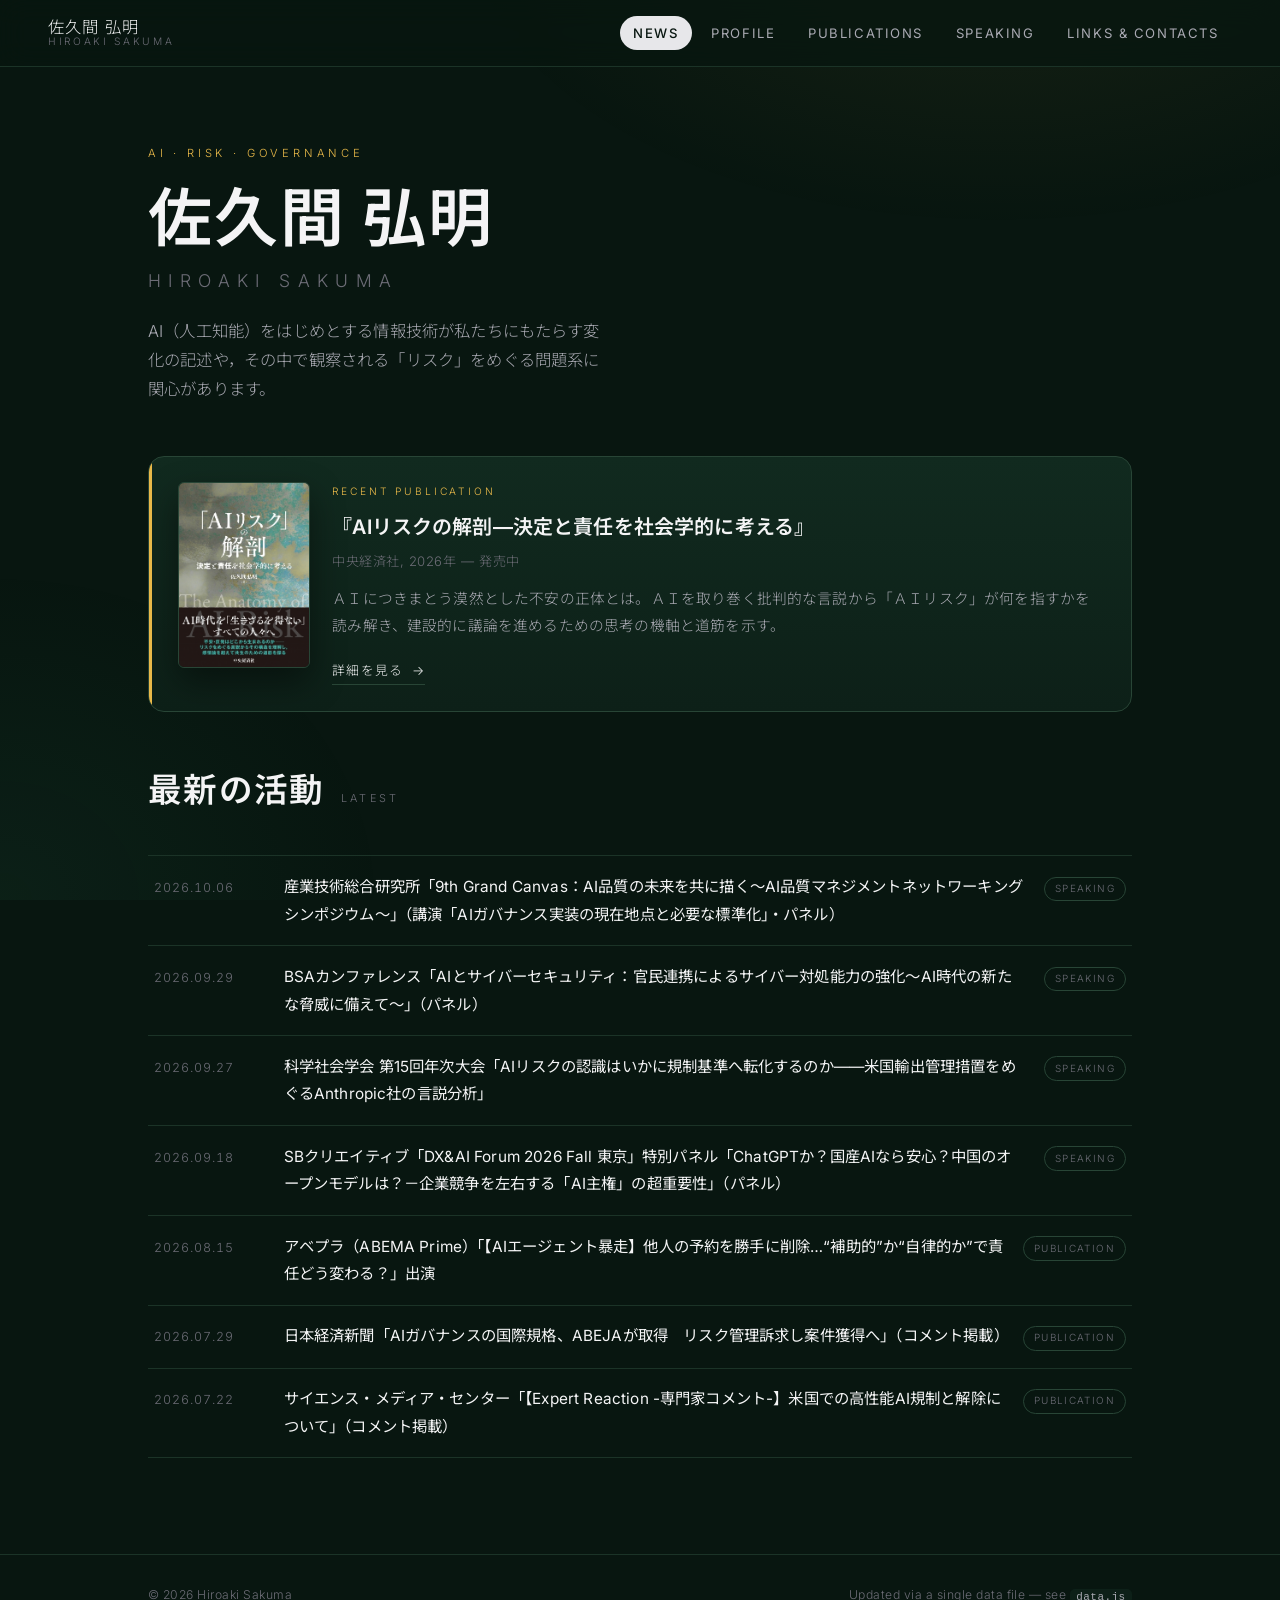
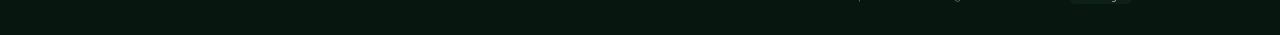
<file: index.html>
<!DOCTYPE html>
<html lang="ja">
<head>
<meta charset="UTF-8" />
<meta name="viewport" content="width=device-width, initial-scale=1.0" />
<title>佐久間 弘明 ｜ Hiroaki Sakuma</title>
<meta name="description" content="佐久間弘明（Hiroaki Sakuma）— AIをはじめとする情報技術が私たちにもたらす変化と「リスク」をめぐる問題に関心を持つ。AIガバナンス協会理事・事務局長。" />
<meta property="og:title" content="佐久間 弘明 ｜ Hiroaki Sakuma" />
<meta property="og:description" content="AIガバナンスと「リスク」をめぐる研究・実務・政策提言。" />
<meta property="og:type" content="profile" />
<link rel="icon" href="data:image/svg+xml,<svg xmlns='http://www.w3.org/2000/svg' viewBox='0 0 100 100'><text y='.9em' font-size='90'>🐁</text></svg>" />
<link rel="preconnect" href="https://fonts.googleapis.com" />
<link rel="preconnect" href="https://fonts.gstatic.com" crossorigin />
<link href="https://fonts.googleapis.com/css2?family=Inter:wght@300;400;500;600&family=Noto+Sans+JP:wght@300;400;500;700&display=swap" rel="stylesheet" />
<script>document.write('<link rel="stylesheet" href="styles.css?v=' + Date.now() + '">');</script>
</head>
<body>
  <div class="bg-grain" aria-hidden="true"></div>

  <header class="site-header">
    <a class="brand" href="#news" data-tab="news">
      <span class="brand-names">
        <span class="brand-ja">佐久間 弘明</span>
        <span class="brand-en">Hiroaki Sakuma</span>
      </span>
    </a>
    <nav class="tabs" id="tabs" aria-label="Sections">
      <button class="tab" data-tab="news">News</button>
      <button class="tab" data-tab="profile">Profile</button>
      <button class="tab" data-tab="publications">Publications</button>
      <button class="tab" data-tab="speaking">Speaking</button>
      <button class="tab" data-tab="links">Links &amp; Contacts</button>
    </nav>
    <button class="menu-toggle" id="menuToggle" aria-label="メニュー">
      <span></span><span></span><span></span>
    </button>
  </header>

  <main id="main">
    <!-- NEWS -->
    <section class="panel" id="news" data-panel="news"></section>
    <!-- PROFILE -->
    <section class="panel" id="profile" data-panel="profile"></section>
    <!-- PUBLICATIONS -->
    <section class="panel" id="publications" data-panel="publications"></section>
    <!-- SPEAKING -->
    <section class="panel" id="speaking" data-panel="speaking"></section>
    <!-- LINKS -->
    <section class="panel" id="links" data-panel="links"></section>
  </main>

  <footer class="site-footer">
    <div class="footer-inner">
      <span>© <span id="year"></span> Hiroaki Sakuma</span>
      <span class="footer-note">Updated via a single data file — see <code>data.js</code></span>
    </div>
  </footer>

  <script>
    // Cache-busting loader: always fetch the latest data and code so content
    // updates (e.g. via admin.html) appear immediately for every visitor.
    var _v = Date.now();
    document.write('<scr' + 'ipt src="data.js?v=' + _v + '"></scr' + 'ipt>');
    document.write('<scr' + 'ipt src="app.js?v=' + _v + '"></scr' + 'ipt>');
  </script>
</body>
</html>
</file>
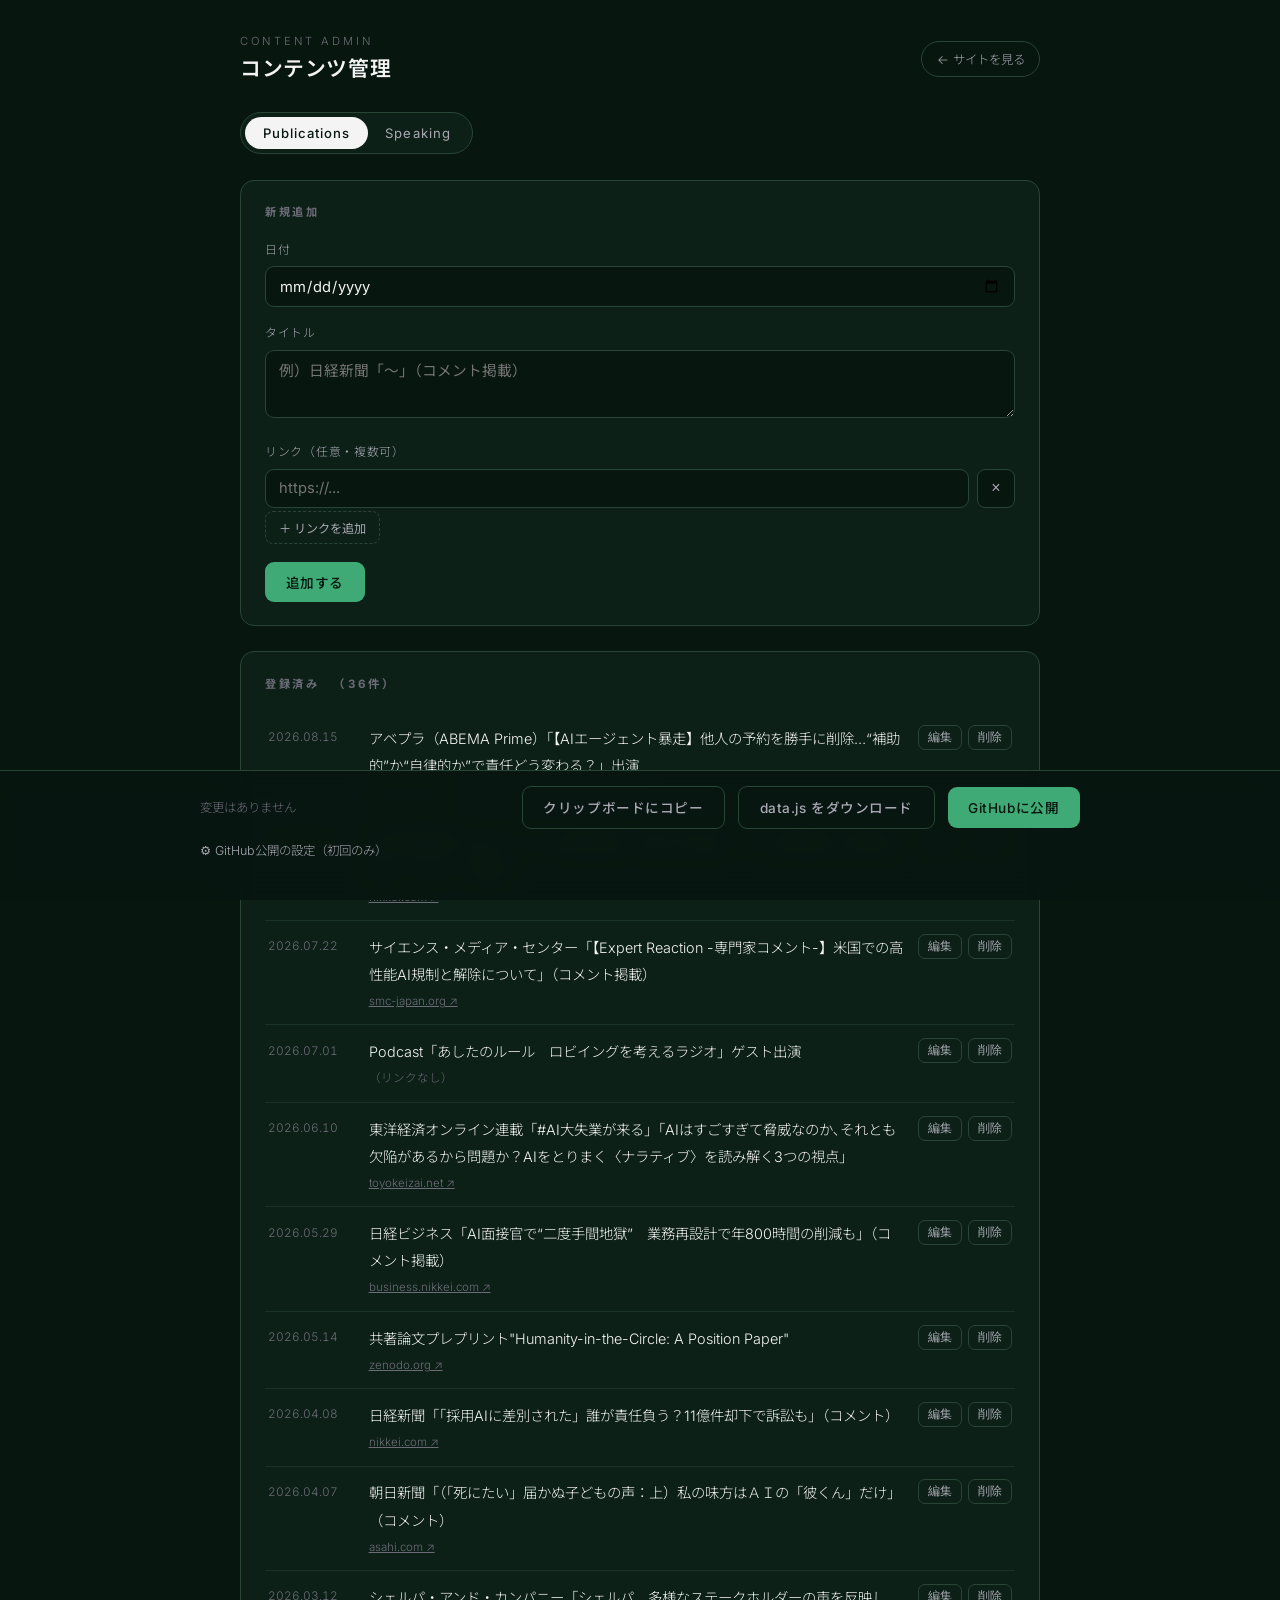
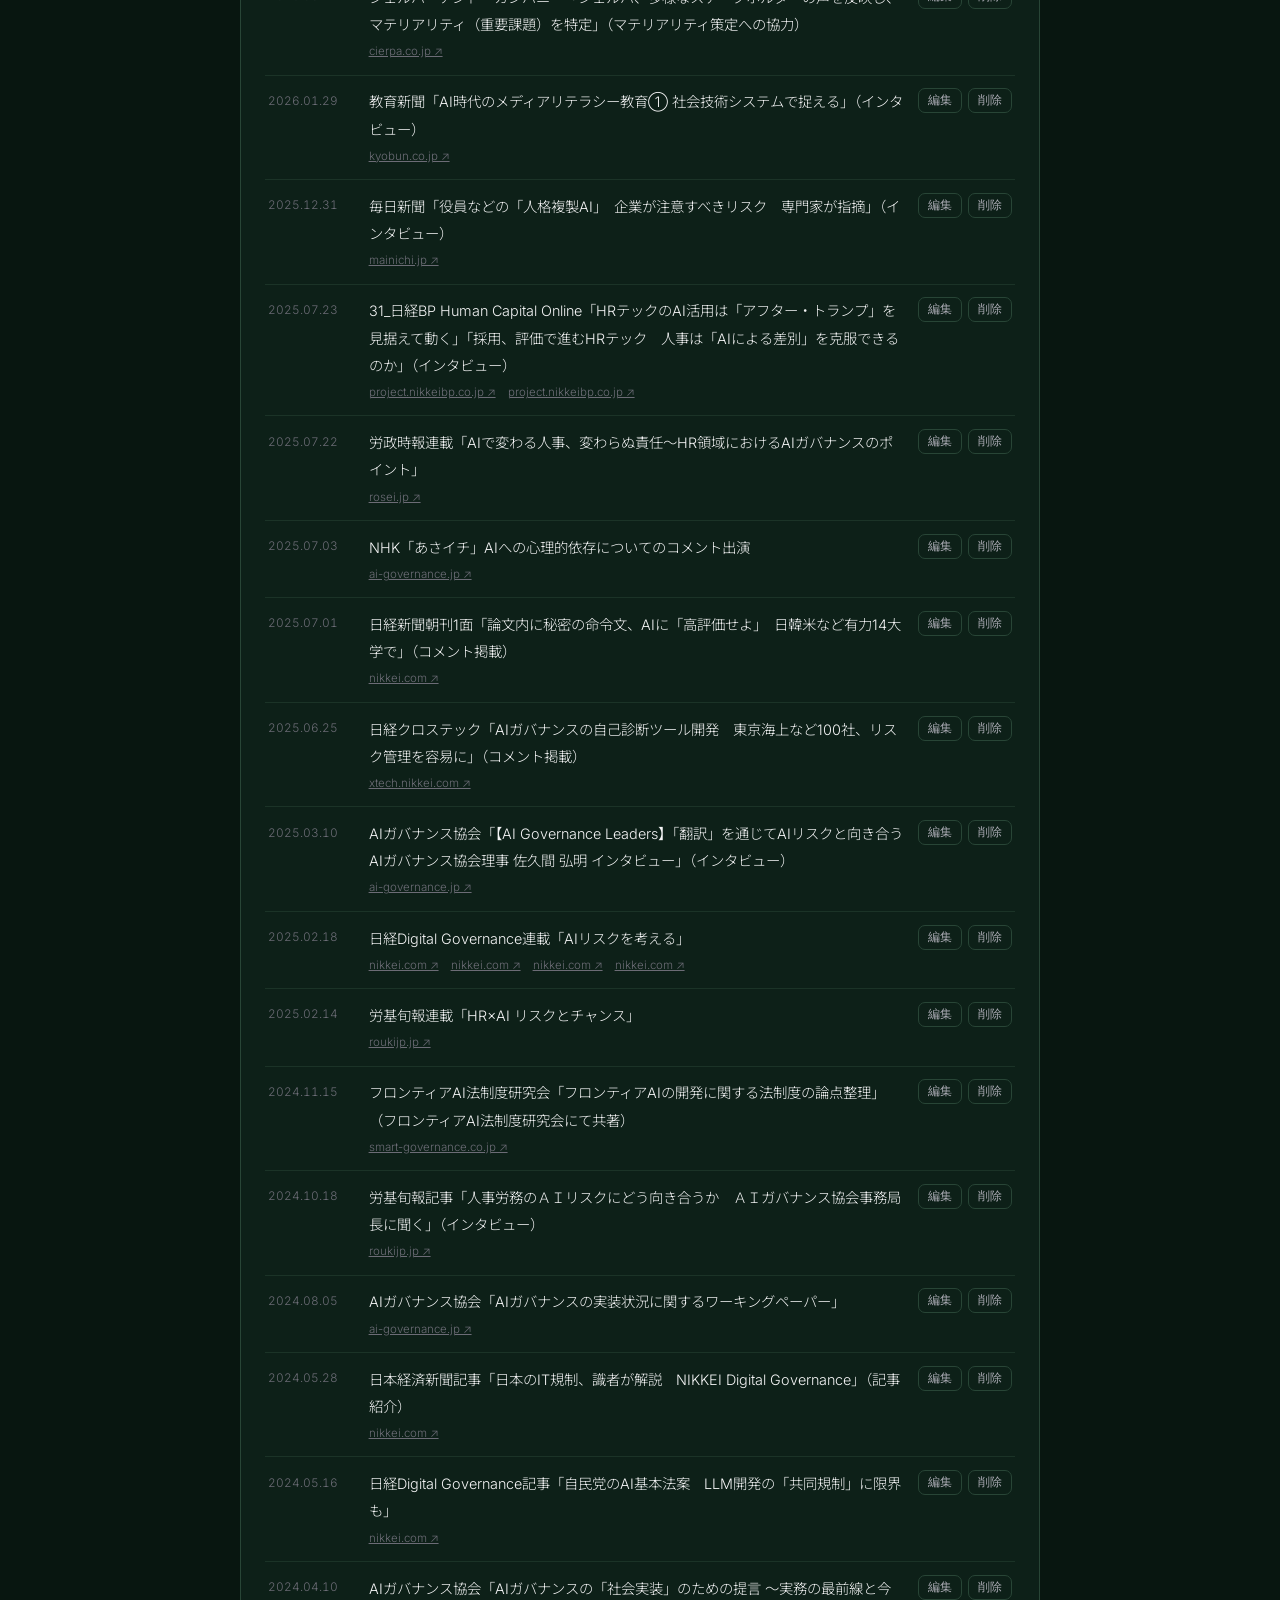
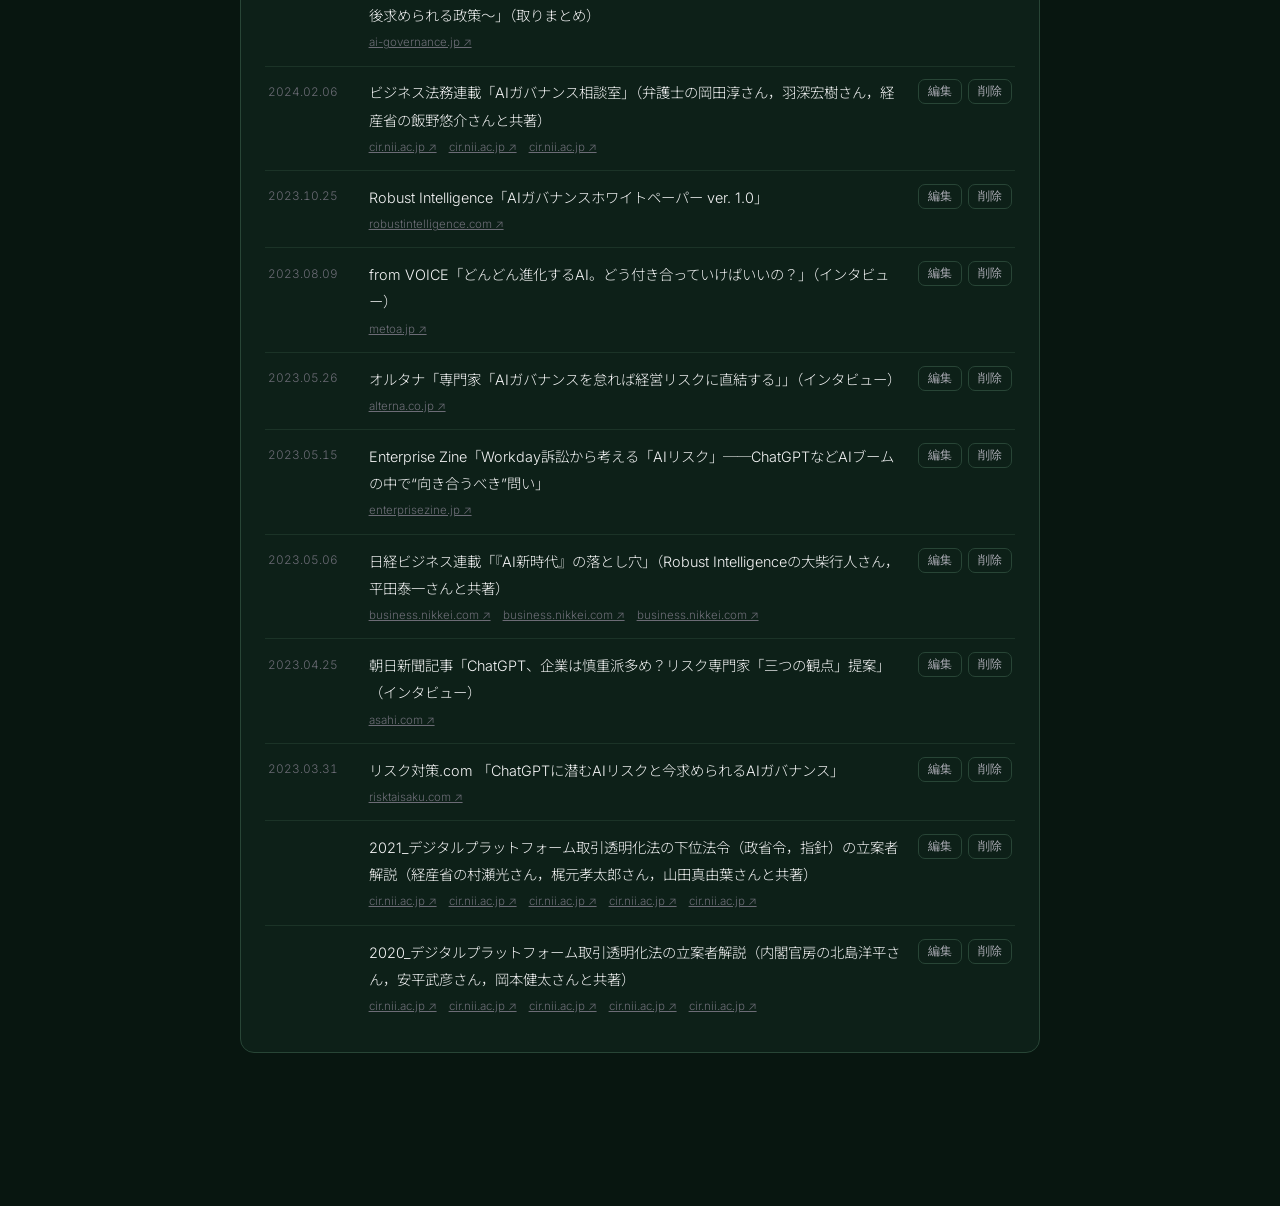
<file: admin.html>
<!DOCTYPE html>
<html lang="ja">
<head>
<meta charset="UTF-8" />
<meta name="viewport" content="width=device-width, initial-scale=1.0" />
<meta name="robots" content="noindex, nofollow" />
<title>コンテンツ管理 ｜ Hiroaki Sakuma</title>
<link rel="preconnect" href="https://fonts.googleapis.com" />
<link rel="preconnect" href="https://fonts.gstatic.com" crossorigin />
<link href="https://fonts.googleapis.com/css2?family=Inter:wght@300;400;500;600&family=Noto+Sans+JP:wght@300;400;500;700&display=swap" rel="stylesheet" />
<style>
  :root{
    --bg:#081610; --bg-soft:#0d2018; --bg-card:#112a1f; --line:#284536; --line-soft:#1b3327;
    --fg:#f4f4f5; --fg-dim:#a9a9b2; --fg-faint:#6c6c76; --accent:#e9b949; --green:#40aa76;
    --sans:"Inter","Noto Sans JP",system-ui,sans-serif;
    --ease:cubic-bezier(.22,.61,.36,1);
  }
  *{box-sizing:border-box;}
  body{margin:0;background:var(--bg);color:var(--fg);font-family:var(--sans);font-weight:300;line-height:1.7;-webkit-font-smoothing:antialiased;}
  a{color:inherit;}
  .wrap{max-width:880px;margin:0 auto;padding:2rem clamp(1rem,4vw,2.5rem) 8rem;}
  header.top{display:flex;align-items:center;justify-content:space-between;gap:1rem;flex-wrap:wrap;margin-bottom:1.6rem;}
  header.top h1{font-size:1.3rem;font-weight:600;margin:0;letter-spacing:.03em;}
  header.top .sub{font-size:.7rem;letter-spacing:.26em;text-transform:uppercase;color:var(--fg-faint);}
  .back{font-size:.78rem;color:var(--fg-dim);border:1px solid var(--line);border-radius:999px;padding:.4rem .9rem;text-decoration:none;transition:.25s var(--ease);}
  .back:hover{border-color:var(--green);color:var(--fg);}

  .seg{display:inline-flex;background:var(--bg-soft);border:1px solid var(--line);border-radius:999px;padding:.25rem;margin-bottom:1.6rem;}
  .seg button{appearance:none;background:none;border:0;color:var(--fg-dim);cursor:pointer;font-family:var(--sans);font-size:.82rem;letter-spacing:.08em;padding:.5rem 1.1rem;border-radius:999px;transition:.25s var(--ease);}
  .seg button.active{background:var(--fg);color:var(--bg);font-weight:500;}

  .card{background:var(--bg-soft);border:1px solid var(--line);border-radius:14px;padding:1.4rem 1.5rem;margin-bottom:1.6rem;}
  .card h2{font-size:.7rem;letter-spacing:.24em;text-transform:uppercase;color:var(--fg-faint);margin:0 0 1.1rem;}
  label{display:block;font-size:.74rem;letter-spacing:.06em;color:var(--fg-dim);margin:0 0 .4rem;}
  input[type=text],input[type=date],input[type=url],input[type=password],textarea{
    width:100%;background:var(--bg);border:1px solid var(--line);border-radius:9px;color:var(--fg);
    font-family:var(--sans);font-size:.92rem;padding:.6rem .8rem;transition:border-color .25s var(--ease);
  }
  input:focus,textarea:focus{outline:none;border-color:var(--green);}
  textarea{resize:vertical;min-height:60px;line-height:1.6;}
  .field{margin-bottom:1rem;}
  .links-list{display:flex;flex-direction:column;gap:.55rem;}
  .link-row{display:flex;gap:.5rem;}
  .link-row input{flex:1;}
  .icon-btn{appearance:none;background:var(--bg);border:1px solid var(--line);color:var(--fg-dim);cursor:pointer;border-radius:8px;width:38px;flex:0 0 38px;font-size:1rem;transition:.25s var(--ease);}
  .icon-btn:hover{border-color:#a14a4a;color:#e88;}
  .add-link{align-self:flex-start;background:none;border:1px dashed var(--line);color:var(--fg-dim);cursor:pointer;font-family:var(--sans);font-size:.76rem;padding:.4rem .8rem;border-radius:8px;margin-top:.2rem;transition:.25s var(--ease);}
  .add-link:hover{border-color:var(--green);color:var(--fg);}

  .row-actions{display:flex;gap:.7rem;align-items:center;margin-top:1.1rem;flex-wrap:wrap;}
  .btn{appearance:none;border:0;cursor:pointer;font-family:var(--sans);font-size:.85rem;font-weight:500;letter-spacing:.04em;padding:.65rem 1.3rem;border-radius:9px;transition:.25s var(--ease);}
  .btn-primary{background:var(--green);color:#03150c;}
  .btn-primary:hover{filter:brightness(1.08);}
  .btn-ghost{background:none;border:1px solid var(--line);color:var(--fg-dim);}
  .btn-ghost:hover{border-color:var(--fg-faint);color:var(--fg);}
  .editing-note{font-size:.76rem;color:var(--accent);}

  .list{list-style:none;padding:0;margin:0;}
  .list li{display:grid;grid-template-columns:86px 1fr auto;gap:.9rem;align-items:start;padding:.8rem .2rem;border-top:1px solid var(--line-soft);}
  .list li:first-child{border-top:0;}
  .li-date{font-size:.74rem;color:var(--fg-faint);font-variant-numeric:tabular-nums;padding-top:.15rem;}
  .li-title{font-size:.9rem;color:var(--fg);}
  .li-links{margin-top:.25rem;font-size:.72rem;color:var(--fg-faint);word-break:break-all;}
  .li-actions{display:flex;gap:.4rem;}
  .li-actions button{appearance:none;background:none;border:1px solid var(--line);color:var(--fg-dim);cursor:pointer;font-size:.72rem;padding:.25rem .55rem;border-radius:7px;transition:.2s var(--ease);}
  .li-actions button:hover{border-color:var(--green);color:var(--fg);}
  .li-actions button.del:hover{border-color:#a14a4a;color:#e88;}
  .count{font-size:.72rem;color:var(--fg-faint);margin-left:.5rem;}

  /* save bar */
  .savebar{position:fixed;left:0;right:0;bottom:0;background:rgba(8,22,16,.94);backdrop-filter:blur(12px);border-top:1px solid var(--line);padding:.9rem clamp(1rem,4vw,2.5rem);z-index:20;}
  .savebar-inner{max-width:880px;margin:0 auto;display:flex;align-items:center;gap:.8rem;flex-wrap:wrap;}
  .dirty{font-size:.78rem;color:var(--accent);margin-right:auto;}
  .dirty.clean{color:var(--fg-faint);}
  details.gh{margin-top:0;}
  details.gh summary{cursor:pointer;font-size:.78rem;color:var(--fg-dim);list-style:none;}
  details.gh summary::-webkit-details-marker{display:none;}
  .gh-body{margin-top:.8rem;padding:1rem;border:1px solid var(--line);border-radius:10px;background:var(--bg-soft);}
  .gh-body p{font-size:.76rem;color:var(--fg-dim);margin:.2rem 0 .8rem;}
  .gh-body a{color:var(--green);}
  .status{font-size:.78rem;margin-top:.6rem;min-height:1.2em;}
  .status.ok{color:var(--green);} .status.err{color:#e88;} .status.busy{color:var(--accent);}
  code{background:var(--bg);padding:.1rem .4rem;border-radius:5px;font-size:.85em;color:var(--fg-dim);}
  .toast{position:fixed;bottom:5.2rem;left:50%;transform:translateX(-50%);background:var(--bg-card);border:1px solid var(--green);color:var(--fg);font-size:.82rem;padding:.6rem 1.1rem;border-radius:10px;opacity:0;pointer-events:none;transition:opacity .3s var(--ease);z-index:30;}
  .toast.show{opacity:1;}
  @media(max-width:560px){ .list li{grid-template-columns:1fr;} .li-date{order:-1;} }
</style>
</head>
<body>
  <div class="wrap">
    <header class="top">
      <div>
        <div class="sub">Content Admin</div>
        <h1>コンテンツ管理</h1>
      </div>
      <a class="back" href="index.html">← サイトを見る</a>
    </header>

    <div class="seg" id="seg">
      <button data-cat="publications" class="active">Publications</button>
      <button data-cat="speaking">Speaking</button>
    </div>

    <div class="card">
      <h2 id="formTitle">新規追加</h2>
      <div class="field">
        <label for="f-date">日付</label>
        <input type="date" id="f-date" />
      </div>
      <div class="field">
        <label for="f-title">タイトル</label>
        <textarea id="f-title" placeholder="例）日経新聞「〜」（コメント掲載）"></textarea>
      </div>
      <div class="field">
        <label>リンク（任意・複数可）</label>
        <div class="links-list" id="links-list"></div>
        <button type="button" class="add-link" id="addLink">＋ リンクを追加</button>
      </div>
      <div class="row-actions">
        <button class="btn btn-primary" id="saveEntry">追加する</button>
        <button class="btn btn-ghost" id="cancelEdit" style="display:none;">キャンセル</button>
        <span class="editing-note" id="editingNote"></span>
      </div>
    </div>

    <div class="card">
      <h2>登録済み <span class="count" id="listCount"></span></h2>
      <ul class="list" id="list"></ul>
    </div>
  </div>

  <div class="savebar">
    <div class="savebar-inner">
      <span class="dirty clean" id="dirty">変更はありません</span>
      <button class="btn btn-ghost" id="copyBtn">クリップボードにコピー</button>
      <button class="btn btn-ghost" id="downloadBtn">data.js をダウンロード</button>
      <button class="btn btn-primary" id="publishBtn">GitHubに公開</button>
    </div>
    <div class="savebar-inner" style="margin-top:.7rem;">
      <details class="gh" id="ghDetails">
        <summary>⚙ GitHub公開の設定（初回のみ）</summary>
        <div class="gh-body">
          <p>
            GitHubの<a href="https://github.com/settings/tokens?type=beta" target="_blank" rel="noopener">Fine-grained Personal Access Token</a>を発行し、
            対象リポジトリ <code>hiroakisakuma1996-gif.github.io</code> の <b>Contents: Read and write</b> 権限を付与して貼り付けてください。
            トークンはこのブラウザ内（localStorage）にのみ保存され、外部には送信されません（GitHub APIのみ）。
          </p>
          <div class="field" style="margin-bottom:.6rem;">
            <label for="f-token">アクセストークン</label>
            <input type="password" id="f-token" placeholder="github_pat_..." autocomplete="off" />
          </div>
          <button class="btn btn-ghost" id="saveToken">トークンを保存</button>
          <span class="status" id="tokenStatus"></span>
        </div>
      </details>
    </div>
    <div class="savebar-inner"><span class="status" id="pubStatus"></span></div>
  </div>

  <div class="toast" id="toast"></div>

  <script src="data.js"></script>
  <script>
  (function(){
    "use strict";
    const REPO={owner:"hiroakisakuma1996-gif",name:"hiroakisakuma1996-gif.github.io",branch:"main",path:"data.js"};
    const $=(s)=>document.querySelector(s);
    const data=JSON.parse(JSON.stringify(window.SITE_DATA||{}));
    if(!Array.isArray(data.publications))data.publications=[];
    if(!Array.isArray(data.speaking))data.speaking=[];
    let cat="publications";
    let editIndex=null;     // index in data[cat] when editing
    let dirty=false;

    /* ---- helpers ---- */
    const dot=(iso)=> iso? iso.replace(/-/g,".") : "";
    const esc=(s)=>String(s==null?"":s).replace(/[&<>"]/g,(c)=>({"&":"&amp;","<":"&lt;",">":"&gt;",'"':"&quot;"}[c]));
    const hostOf=(u)=>{try{return new URL(u).hostname.replace(/^www\./,"");}catch(e){return u;}};
    function setDirty(v){ dirty=v; const d=$("#dirty"); if(v){d.textContent="● 未保存の変更があります"; d.classList.remove("clean");} else {d.textContent="変更はありません"; d.classList.add("clean");} }
    function toast(msg){ const t=$("#toast"); t.textContent=msg; t.classList.add("show"); setTimeout(()=>t.classList.remove("show"),1900); }

    /* ---- link inputs ---- */
    function addLinkRow(val){
      const row=document.createElement("div"); row.className="link-row";
      const inp=document.createElement("input"); inp.type="url"; inp.placeholder="https://..."; inp.value=val||"";
      const del=document.createElement("button"); del.type="button"; del.className="icon-btn"; del.textContent="×"; del.title="削除";
      del.onclick=()=>row.remove();
      row.appendChild(inp); row.appendChild(del);
      $("#links-list").appendChild(row);
    }
    function getLinks(){ return Array.from(document.querySelectorAll("#links-list input")).map(i=>i.value.trim()).filter(Boolean); }
    function resetLinks(arr){ $("#links-list").innerHTML=""; (arr&&arr.length?arr:[""]).forEach(v=>addLinkRow(v)); }

    /* ---- form ---- */
    function resetForm(){
      editIndex=null;
      $("#f-date").value=""; $("#f-title").value=""; resetLinks([]);
      $("#formTitle").textContent="新規追加";
      $("#saveEntry").textContent="追加する";
      $("#cancelEdit").style.display="none";
      $("#editingNote").textContent="";
    }
    function loadForEdit(idx){
      const e=data[cat][idx]; if(!e)return;
      editIndex=idx;
      $("#f-date").value=e.date||"";
      $("#f-title").value=e.title||"";
      resetLinks(e.links||[]);
      $("#formTitle").textContent="編集";
      $("#saveEntry").textContent="更新する";
      $("#cancelEdit").style.display="";
      $("#editingNote").textContent="既存の項目を編集中";
      window.scrollTo({top:0,behavior:"smooth"});
    }
    function saveEntry(){
      const date=$("#f-date").value.trim();
      const title=$("#f-title").value.trim();
      const links=getLinks();
      if(!date){ toast("日付を入力してください"); return; }
      if(!title){ toast("タイトルを入力してください"); return; }
      const entry={ date, rawtitle: dot(date)+"_"+title, title, links, subs: (editIndex!=null&&data[cat][editIndex].subs)||[] };
      if(editIndex!=null){ data[cat][editIndex]=entry; }
      else { data[cat].unshift(entry); }
      setDirty(true); resetForm(); render();
      toast(editIndex!=null?"更新しました":"追加しました（未公開）");
    }
    function delEntry(idx){
      const e=data[cat][idx]; if(!e)return;
      if(!confirm("削除しますか？\n\n"+e.date+"  "+e.title)) return;
      data[cat].splice(idx,1); setDirty(true);
      if(editIndex===idx) resetForm();
      render();
    }

    /* ---- list ---- */
    function render(){
      const arr=data[cat].map((e,i)=>({e,i})).sort((a,b)=>((a.e.date||"")<(b.e.date||"")?1:-1));
      $("#listCount").textContent="（"+arr.length+"件）";
      const ul=$("#list"); ul.innerHTML="";
      arr.forEach(({e,i})=>{
        const li=document.createElement("li");
        const links=(e.links||[]).map(l=>`<a href="${esc(l)}" target="_blank" rel="noopener">${esc(hostOf(l))} ↗</a>`).join("　");
        li.innerHTML=`
          <span class="li-date">${esc(dot(e.date))}</span>
          <span><span class="li-title">${esc(e.title)}</span>${links?`<div class="li-links">${links}</div>`:`<div class="li-links">（リンクなし）</div>`}</span>
          <span class="li-actions"><button data-edit="${i}">編集</button><button class="del" data-del="${i}">削除</button></span>`;
        ul.appendChild(li);
      });
    }

    /* ---- serialize / export ---- */
    function serialize(){ return "window.SITE_DATA = "+JSON.stringify(data,null,2)+";\n"; }
    function download(){
      const blob=new Blob([serialize()],{type:"text/javascript"});
      const a=document.createElement("a"); a.href=URL.createObjectURL(blob); a.download="data.js";
      document.body.appendChild(a); a.click(); a.remove(); URL.revokeObjectURL(a.href);
      toast("data.js をダウンロードしました");
    }
    async function copy(){
      try{ await navigator.clipboard.writeText(serialize()); toast("クリップボードにコピーしました"); }
      catch(e){ toast("コピーに失敗しました"); }
    }

    /* ---- GitHub publish ---- */
    function utf8ToBase64(str){
      const bytes=new TextEncoder().encode(str); let bin=""; const ch=0x8000;
      for(let i=0;i<bytes.length;i+=ch){ bin+=String.fromCharCode.apply(null,bytes.subarray(i,i+ch)); }
      return btoa(bin);
    }
    async function publish(){
      const token=localStorage.getItem("gh_token");
      const st=$("#pubStatus");
      if(!token){ $("#ghDetails").open=true; st.className="status err"; st.textContent="先に GitHubトークンを設定してください。"; return; }
      const api=`https://api.github.com/repos/${REPO.owner}/${REPO.name}/contents/${REPO.path}`;
      const headers={Authorization:"Bearer "+token,Accept:"application/vnd.github+json","Content-Type":"application/json"};
      st.className="status busy"; st.textContent="公開中…";
      try{
        const g=await fetch(api+"?ref="+REPO.branch,{headers});
        if(!g.ok) throw new Error("取得失敗 ("+g.status+"). トークン権限を確認してください。");
        const cur=await g.json();
        const body={message:"Update data.js via admin form",content:utf8ToBase64(serialize()),sha:cur.sha,branch:REPO.branch};
        const p=await fetch(api,{method:"PUT",headers,body:JSON.stringify(body)});
        if(!p.ok){ const er=await p.json().catch(()=>({})); throw new Error((er&&er.message)||("公開失敗 ("+p.status+")")); }
        setDirty(false);
        st.className="status ok"; st.textContent="✓ 公開しました。1〜2分でサイトに反映されます。";
        toast("GitHubに公開しました 🎉");
      }catch(e){ st.className="status err"; st.textContent="エラー: "+e.message; }
    }

    /* ---- token ---- */
    function refreshTokenStatus(){
      const has=!!localStorage.getItem("gh_token");
      const ts=$("#tokenStatus");
      ts.className="status "+(has?"ok":""); ts.textContent=has?"✓ トークン保存済み":"";
    }

    /* ---- wire up ---- */
    document.querySelectorAll("#seg button").forEach(b=>b.onclick=()=>{
      document.querySelectorAll("#seg button").forEach(x=>x.classList.remove("active"));
      b.classList.add("active"); cat=b.dataset.cat; resetForm(); render();
    });
    $("#addLink").onclick=()=>addLinkRow("");
    $("#saveEntry").onclick=saveEntry;
    $("#cancelEdit").onclick=resetForm;
    $("#list").addEventListener("click",(e)=>{
      const ed=e.target.closest("[data-edit]"); const dl=e.target.closest("[data-del]");
      if(ed) loadForEdit(+ed.dataset.edit);
      if(dl) delEntry(+dl.dataset.del);
    });
    $("#downloadBtn").onclick=download;
    $("#copyBtn").onclick=copy;
    $("#publishBtn").onclick=publish;
    $("#saveToken").onclick=()=>{
      const v=$("#f-token").value.trim();
      if(v){ localStorage.setItem("gh_token",v); $("#f-token").value=""; toast("トークンを保存しました"); }
      else { localStorage.removeItem("gh_token"); toast("トークンを削除しました"); }
      refreshTokenStatus();
    };
    window.addEventListener("beforeunload",(e)=>{ if(dirty){ e.preventDefault(); e.returnValue=""; } });

    resetLinks([]); resetForm(); render(); refreshTokenStatus(); setDirty(false);
  })();
  </script>
</body>
</html>
</file>
<file: styles.css>
:root {
  --bg: #081610;
  --bg-soft: #0d2018;
  --bg-card: #112a1f;
  --line: #284536;
  --line-soft: #1b3327;
  --fg: #f4f4f5;
  --fg-dim: #a9a9b2;
  --fg-faint: #6c6c76;
  --accent: #e7e7ea;
  --accent-line: #e9b949; /* warm gold hairline accent */
  --max: 1080px;
  --sans: "Inter", "Noto Sans JP", system-ui, sans-serif;
  --serif: "Inter", "Noto Sans JP", system-ui, sans-serif;
  --ease: cubic-bezier(.22,.61,.36,1);
}

* { box-sizing: border-box; }
html { scroll-behavior: smooth; }
body {
  margin: 0;
  background: var(--bg);
  color: var(--fg);
  font-family: var(--sans);
  font-weight: 300;
  line-height: 1.8;
  letter-spacing: .01em;
  -webkit-font-smoothing: antialiased;
  text-rendering: optimizeLegibility;
}
a { color: inherit; text-decoration: none; }

.bg-grain {
  position: fixed; inset: 0; z-index: 0; pointer-events: none;
  background:
    radial-gradient(900px 500px at 78% -8%, rgba(233,185,73,.07), transparent 60%),
    radial-gradient(700px 600px at 0% 100%, rgba(64,170,118,.07), transparent 55%);
}

/* ---------- Header / tabs ---------- */
.site-header {
  position: sticky; top: 0; z-index: 50;
  display: flex; align-items: center; justify-content: space-between;
  gap: 1.5rem;
  padding: 1rem clamp(1.2rem, 4vw, 3rem);
  background: rgba(8,22,16,.74);
  backdrop-filter: blur(14px);
  border-bottom: 1px solid var(--line-soft);
}
.brand { display: flex; align-items: center; gap: .7rem; }
.brand-mark { font-size: 1.35rem; line-height: 1; }
.brand-names { display: flex; flex-direction: column; line-height: 1.15; }
.brand-ja { font-family: var(--serif); font-size: 1.02rem; letter-spacing: .06em; }
.brand-en { font-size: .64rem; letter-spacing: .26em; text-transform: uppercase; color: var(--fg-faint); }

.tabs { display: flex; gap: .35rem; }
.tab {
  appearance: none; background: none; border: 0; cursor: pointer;
  color: var(--fg-dim); font-family: var(--sans); font-size: .82rem;
  letter-spacing: .12em; text-transform: uppercase; font-weight: 400;
  padding: .55rem .85rem; border-radius: 999px; position: relative;
  transition: color .3s var(--ease), background .3s var(--ease);
}
.tab:hover { color: var(--fg); }
.tab.active { color: var(--bg); background: var(--accent); font-weight: 500; }

.menu-toggle { display: none; background: none; border: 0; cursor: pointer; padding: .4rem; }
.menu-toggle span { display: block; width: 22px; height: 1.5px; background: var(--fg); margin: 5px 0; transition: .3s var(--ease); }

/* ---------- Panels ---------- */
main { position: relative; z-index: 1; max-width: var(--max); margin: 0 auto; padding: clamp(2.5rem,6vw,5rem) clamp(1.2rem,4vw,3rem) 6rem; }
.panel { display: none; animation: fade .5s var(--ease); }
.panel.active { display: block; }
@keyframes fade { from { opacity: 0; transform: translateY(10px); } to { opacity: 1; transform: none; } }

.section-head { display: flex; align-items: baseline; gap: 1rem; margin-bottom: 2.2rem; }
.section-head h2 {
  font-family: var(--serif); font-weight: 600; font-size: clamp(1.5rem, 3.5vw, 2.1rem);
  margin: 0; letter-spacing: .04em;
}
.section-head .en-label { font-size: .68rem; letter-spacing: .3em; text-transform: uppercase; color: var(--fg-faint); }
.rule { height: 1px; background: var(--line); margin: 2.4rem 0; border: 0; }

/* ---------- Hero (News) ---------- */
.hero { margin-bottom: 3.2rem; }
.hero-eyebrow { font-size: .7rem; letter-spacing: .34em; text-transform: uppercase; color: var(--accent-line); margin-bottom: 1.1rem; }
.hero h1 { font-family: var(--serif); font-weight: 600; font-size: clamp(2.2rem, 7vw, 4rem); line-height: 1.15; margin: 0 0 .4rem; letter-spacing: .03em; }
.hero h1 .en { display: block; font-family: var(--sans); font-weight: 300; font-size: clamp(.9rem,2.5vw,1.1rem); letter-spacing: .42em; text-transform: uppercase; color: var(--fg-faint); margin-top: 1rem; }
.hero p.lead { max-width: 46ch; color: var(--fg-dim); font-size: 1.02rem; margin: 1.6rem 0 0; }

/* Featured book card */
.feature-card {
  display: grid; grid-template-columns: auto 1fr; gap: 1.4rem; align-items: start;
  background: linear-gradient(180deg, var(--bg-card), var(--bg-soft));
  border: 1px solid var(--line); border-radius: 16px;
  padding: 1.6rem 1.8rem; margin-bottom: 3rem;
  position: relative; overflow: hidden;
  transition: border-color .35s var(--ease), transform .35s var(--ease);
}
.feature-card::before { content:""; position:absolute; left:0; top:0; bottom:0; width:3px; background: var(--accent-line); }
.feature-card:hover { border-color: #3a3a42; transform: translateY(-2px); }
.feature-badge { font-size: .64rem; letter-spacing: .28em; text-transform: uppercase; color: var(--accent-line); }
.feature-cover {
  width: 132px; height: auto; display: block;
  border-radius: 6px; border: 1px solid var(--line);
  box-shadow: 0 14px 34px rgba(0,0,0,.45);
  transition: transform .35s var(--ease);
}
.feature-card:hover .feature-cover { transform: translateY(-2px) scale(1.015); }
.feature-card h3 { font-family: var(--serif); font-weight: 600; font-size: 1.25rem; margin: .5rem 0 .3rem; }
.feature-meta { color: var(--fg-faint); font-size: .82rem; letter-spacing: .04em; margin-bottom: .8rem; }
.feature-card p { color: var(--fg-dim); font-size: .92rem; margin: 0 0 1rem; }
.btn-link { display: inline-flex; align-items: center; gap: .5rem; font-size: .8rem; letter-spacing: .1em; text-transform: uppercase; color: var(--fg); border-bottom: 1px solid var(--line); padding-bottom: 2px; transition: .3s var(--ease); }
.btn-link:hover { color: var(--accent-line); border-color: var(--accent-line); }
.btn-link .arrow { transition: transform .3s var(--ease); }
.btn-link:hover .arrow { transform: translateX(4px); }

/* News list */
.news-list { display: flex; flex-direction: column; }
.news-item {
  display: grid; grid-template-columns: 110px 1fr auto; gap: 1.2rem; align-items: baseline;
  padding: 1.05rem .4rem; border-top: 1px solid var(--line-soft);
  transition: background .3s var(--ease);
}
.news-item:hover { background: rgba(255,255,255,.018); }
.news-item:last-child { border-bottom: 1px solid var(--line-soft); }
.news-date { font-size: .78rem; letter-spacing: .08em; color: var(--fg-faint); font-variant-numeric: tabular-nums; }
.news-title { color: var(--fg); font-size: .96rem; font-weight: 400; }
.news-cat { font-size: .62rem; letter-spacing: .14em; text-transform: uppercase; color: var(--fg-faint); border: 1px solid var(--line); border-radius: 999px; padding: .15rem .6rem; white-space: nowrap; }
.news-item.linked .news-title { transition: color .25s var(--ease); }
.news-item.linked:hover .news-title { color: var(--accent-line); }

/* ---------- Profile ---------- */
.profile-grid { display: grid; grid-template-columns: 1.4fr 1fr; gap: 3rem; align-items: start; }
.bio p { color: var(--fg-dim); margin: 0 0 1.1rem; }
.bio .intro-text { font-family: var(--sans); font-size: 1.06rem; color: var(--fg); line-height: 1.9; }
.roles { list-style: none; padding: 0; margin: 0; }
.roles > li { padding: .75rem 0; border-top: 1px solid var(--line-soft); font-size: .92rem; color: var(--fg); }
.roles > li:first-child { border-top: 0; }
.roles a { border-bottom: 1px solid var(--line); transition: .25s var(--ease); }
.roles a:hover { color: var(--accent-line); border-color: var(--accent-line); }
.roles .sub { list-style: none; padding: .5rem 0 0; margin: 0; }
.roles .sub li { font-size: .82rem; color: var(--fg-faint); padding-left: 1rem; position: relative; }
.roles .sub li::before { content:"›"; position:absolute; left:0; color: var(--accent-line); }
.side-card { background: var(--bg-soft); border: 1px solid var(--line); border-radius: 14px; padding: 1.5rem; }
.side-card h4 { font-size: .68rem; letter-spacing: .26em; text-transform: uppercase; color: var(--fg-faint); margin: 0 0 1rem; }

/* Toggle (career detail / EN) */
.disclosure { border-top: 1px solid var(--line-soft); }
.disclosure summary {
  cursor: pointer; list-style: none; padding: 1.1rem .2rem;
  display: flex; align-items: center; justify-content: space-between;
  font-size: .95rem; color: var(--fg); transition: color .25s var(--ease);
}
.disclosure summary::-webkit-details-marker { display: none; }
.disclosure summary:hover { color: var(--accent-line); }
.disclosure summary .plus { color: var(--fg-faint); transition: transform .3s var(--ease); font-weight: 300; }
.disclosure[open] summary .plus { transform: rotate(45deg); }
.disclosure .disc-body { padding: 0 .2rem 1.4rem; }
.disclosure .disc-body p { color: var(--fg-dim); font-size: .9rem; margin: 0 0 1rem; }

/* ---------- Timeline list (pubs / speaking) ---------- */
.filter-bar { display: flex; gap: .5rem; flex-wrap: wrap; margin-bottom: 1.8rem; }
.chip { appearance: none; background: none; border: 1px solid var(--line); color: var(--fg-dim); cursor: pointer;
  font-size: .72rem; letter-spacing: .1em; text-transform: uppercase; padding: .4rem .85rem; border-radius: 999px; transition: .25s var(--ease); }
.chip:hover { color: var(--fg); border-color: #3a3a42; }
.chip.active { background: var(--accent); color: var(--bg); border-color: var(--accent); }

.tl { list-style: none; padding: 0; margin: 0; }
.tl-year { font-family: var(--serif); font-size: 1.6rem; color: var(--fg-faint); margin: 2.4rem 0 .6rem; letter-spacing: .06em; }
.tl-year:first-child { margin-top: 0; }
.tl-item {
  display: grid; grid-template-columns: 96px 1fr; gap: 1.3rem; align-items: baseline;
  padding: .95rem .3rem; border-top: 1px solid var(--line-soft);
  transition: background .3s var(--ease);
}
.tl-item:hover { background: rgba(255,255,255,.018); }
.tl-date { font-size: .76rem; color: var(--fg-faint); font-variant-numeric: tabular-nums; letter-spacing: .04em; padding-top: .15rem; }
.tl-body .tl-title { color: var(--fg); font-size: .94rem; }
.tl-links { display: flex; flex-wrap: wrap; gap: .5rem .9rem; margin-top: .5rem; }
.tl-links a { font-size: .76rem; color: var(--fg-dim); border-bottom: 1px solid var(--line); padding-bottom: 1px; transition: .25s var(--ease); }
.tl-links a:hover { color: var(--accent-line); border-color: var(--accent-line); }
.tl-links a::after { content:" ↗"; color: var(--fg-faint); font-size: .7em; }
.tl-subs { list-style: none; padding: .6rem 0 0; margin: 0; display: flex; flex-direction: column; gap: .45rem; }
.tl-subs li { font-size: .82rem; color: var(--fg-dim); }
.tl-subs a { border-bottom: 1px solid var(--line); transition: .25s var(--ease); }
.tl-subs a:hover { color: var(--accent-line); border-color: var(--accent-line); }
.tl-subs a::after { content:" ↗"; color: var(--fg-faint); font-size: .7em; }

/* ---------- Links ---------- */
.link-grid { display: grid; grid-template-columns: repeat(auto-fill, minmax(220px,1fr)); gap: 1rem; }
.link-card {
  display: flex; align-items: center; justify-content: space-between; gap: 1rem;
  background: var(--bg-soft); border: 1px solid var(--line); border-radius: 12px;
  padding: 1.15rem 1.3rem; transition: .3s var(--ease);
}
.link-card:hover { border-color: var(--accent-line); transform: translateY(-2px); background: var(--bg-card); }
.link-card .lc-label { font-size: .9rem; }
.link-card .lc-arrow { color: var(--fg-faint); transition: .3s var(--ease); }
.link-card:hover .lc-arrow { color: var(--accent-line); transform: translateX(3px); }
.yt-embed { position: relative; width: 100%; max-width: 680px; aspect-ratio: 16 / 9; margin: 0 0 .8rem; border-radius: 14px; overflow: hidden; border: 1px solid var(--line); background: #000; box-shadow: 0 16px 40px rgba(0,0,0,.4); }
.yt-embed iframe { position: absolute; inset: 0; width: 100%; height: 100%; border: 0; }
.yt-caption { font-size: .72rem; letter-spacing: .1em; color: var(--fg-faint); margin: 0 0 1.4rem; }
.contact-block { margin-top: 2.5rem; padding: 1.6rem 1.8rem; border: 1px dashed var(--line); border-radius: 14px; }
.contact-block h4 { font-size: .68rem; letter-spacing: .26em; text-transform: uppercase; color: var(--fg-faint); margin: 0 0 .6rem; }
.contact-block .email { font-family: var(--serif); font-size: 1.25rem; color: var(--fg); }

/* ---------- Footer ---------- */
.site-footer { position: relative; z-index: 1; border-top: 1px solid var(--line-soft); }
.footer-inner { max-width: var(--max); margin: 0 auto; padding: 1.8rem clamp(1.2rem,4vw,3rem); display: flex; justify-content: space-between; gap: 1rem; flex-wrap: wrap; font-size: .76rem; color: var(--fg-faint); letter-spacing: .04em; }
.footer-note code { color: var(--fg-dim); background: var(--bg-soft); padding: .1rem .4rem; border-radius: 5px; font-size: .9em; }

/* ---------- Responsive ---------- */
@media (max-width: 860px) {
  .profile-grid { grid-template-columns: 1fr; gap: 2rem; }
}
@media (max-width: 720px) {
  .tabs {
    position: fixed; inset: 64px 0 auto 0; flex-direction: column; gap: 0;
    background: rgba(8,22,16,.97); backdrop-filter: blur(14px);
    border-bottom: 1px solid var(--line); padding: .6rem 1rem 1.2rem;
    transform: translateY(-120%); transition: transform .4s var(--ease); pointer-events: none;
  }
  .tabs.open { transform: translateY(0); pointer-events: auto; }
  .tab { width: 100%; text-align: left; border-radius: 8px; padding: .85rem 1rem; }
  .tab.active { background: var(--bg-card); color: var(--accent-line); }
  .menu-toggle { display: block; }
  .menu-toggle.open span:nth-child(1) { transform: translateY(6.5px) rotate(45deg); }
  .menu-toggle.open span:nth-child(2) { opacity: 0; }
  .menu-toggle.open span:nth-child(3) { transform: translateY(-6.5px) rotate(-45deg); }
  .news-item { grid-template-columns: 1fr auto; }
  .news-date { grid-column: 1 / -1; }
  .feature-card { grid-template-columns: 1fr; }
  .tl-item { grid-template-columns: 1fr; gap: .35rem; }
}
</file>
